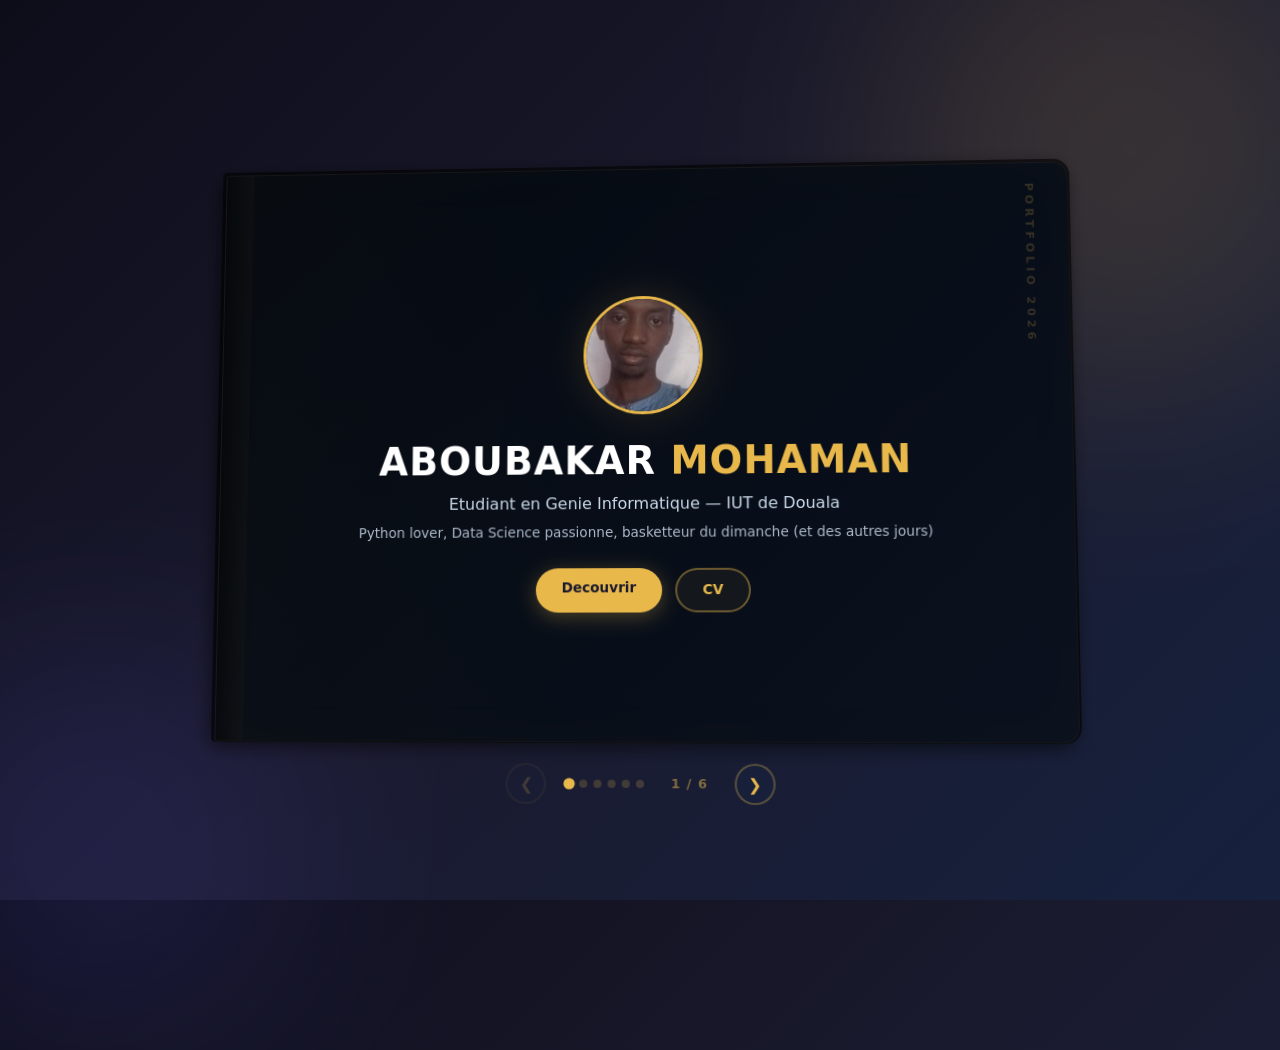
<file: index.html>
<!DOCTYPE html>
<html lang="fr">
<head>
<meta charset="UTF-8">
<meta name="viewport" content="width=device-width, initial-scale=1.0">
<title>Aboubakar Mohaman — Portfolio 3D</title>
<link rel="stylesheet" href="style.css">
<script src="https://cdn.lordicon.com/lordicon.js"></script>
<style>
  * { margin: 0; padding: 0; box-sizing: border-box; }
  body {
    font-family: 'Segoe UI', system-ui, -apple-system, sans-serif;
    background: linear-gradient(135deg, #0d0d1a, #1a1a2e, #16213e);
    min-height: 100vh; display: flex; align-items: center; justify-content: center;
    overflow: hidden; perspective: 2000px;
  }

  /* ── Scene ── */
  .scene {
    width: 100vw; height: 100vh; display: flex; align-items: center; justify-content: center;
    perspective: 2000px; position: relative;
  }

  /* ── Book ── */
  .book {
    width: 860px; height: 580px; position: relative;
    transform-style: preserve-3d;
    transform: rotateX(6deg) rotateY(-4deg);
    transition: transform 0.8s cubic-bezier(.22,1,.36,1);
  }
  .book:hover { transform: rotateX(4deg) rotateY(-2deg); }

  /* ── Book covers (front & back) ── */
  .book-cover {
    position: absolute; width: 100%; height: 100%;
    border-radius: 4px 16px 16px 4px;
    background: linear-gradient(135deg, #0a1628, #1a2a4a);
    border: 1px solid rgba(232,184,75,0.15);
    box-shadow:
      -4px 4px 20px rgba(0,0,0,0.6),
      inset 0 0 60px rgba(232,184,75,0.03);
    transform: translateZ(-12px);
    backface-visibility: hidden;
  }
  .book-cover::before {
    content: ''; position: absolute; inset: 0;
    border-radius: 4px 16px 16px 4px;
    background: linear-gradient(90deg, rgba(232,184,75,0.04) 0%, transparent 40%);
  }
  /* spine illusion on the left */
  .book-cover::after {
    content: ''; position: absolute; left: 0; top: 0; bottom: 0; width: 28px;
    background: linear-gradient(90deg, rgba(0,0,0,0.4), rgba(232,184,75,0.06));
    border-radius: 4px 0 0 4px;
  }

  /* ── Page stack ── */
  .pages {
    position: absolute; width: 100%; height: 100%;
    transform-style: preserve-3d;
  }
  .page {
    position: absolute; top: 0; left: 0; width: 100%; height: 100%;
    padding: 2.4rem 2.8rem 2rem 3.2rem;
    background:
      linear-gradient(rgba(0,0,0,0.55), rgba(0,0,0,0.55)),
      url('https://portfolio-aboubakar-psi.vercel.app/figma/cover.png') center/cover;
    border-radius: 4px 16px 16px 4px;
    box-shadow:
      inset 0 0 30px rgba(0,0,0,0.03),
      0 2px 8px rgba(0,0,0,0.08);
    transform-origin: left center;
    transform-style: preserve-3d;
    backface-visibility: hidden;
    transition: transform 0.7s cubic-bezier(.65,0,.35,1), box-shadow 0.7s;
    overflow-y: auto;
    display: flex; flex-direction: column;
    color: #fff;
  }
  .pages .page:nth-child(2) { background: linear-gradient(rgba(0,0,0,0.55), rgba(0,0,0,0.55)), url('https://portfolio-aboubakar-psi.vercel.app/figma/about.png') center/cover; }
  .pages .page:nth-child(3) { background: linear-gradient(rgba(0,0,0,0.55), rgba(0,0,0,0.55)), url('https://portfolio-aboubakar-psi.vercel.app/figma/skills.png') center/cover; }
  .pages .page:nth-child(4) { background: linear-gradient(rgba(0,0,0,0.55), rgba(0,0,0,0.55)), url('https://portfolio-aboubakar-psi.vercel.app/figma/projects.png') center/cover; }
  .pages .page:nth-child(5) { background: linear-gradient(rgba(0,0,0,0.55), rgba(0,0,0,0.55)), url('https://portfolio-aboubakar-psi.vercel.app/figma/interests.png') center/cover; }
  .pages .page:nth-child(6) { background: linear-gradient(rgba(0,0,0,0.55), rgba(0,0,0,0.55)), url('https://portfolio-aboubakar-psi.vercel.app/figma/contact.png') center/cover; }
  .pages .page:nth-child(7) { background: linear-gradient(rgba(0,0,0,0.55), rgba(0,0,0,0.55)), url('https://portfolio-aboubakar-psi.vercel.app/figma/thanks.png') center/cover; }
  .page::-webkit-scrollbar { width: 4px; }
  .page::-webkit-scrollbar-thumb { background: var(--gold); border-radius: 4px; }

  /* page edge effect */
  .page::after {
    content: ''; position: absolute; right: 0; top: 0; bottom: 0; width: 6px;
    background: linear-gradient(90deg, transparent, rgba(0,0,0,0.04));
  }

  /* ── Flipped state (hidden behind) ── */
  .page.flipped {
    transform: rotateY(-180deg);
    box-shadow: inset 0 0 30px rgba(0,0,0,0.06);
    pointer-events: none;
  }

  /* ── Active page ── */
  .page.active { z-index: 20; }

  /* ── Page-level scroll ── */
  .page-scroll { flex: 1; overflow-y: auto; padding-right: 0.5rem; }
  .page-scroll::-webkit-scrollbar { width: 3px; }
  .page-scroll::-webkit-scrollbar-thumb { background: var(--gold); border-radius: 4px; }

  /* ── Cover page content ── */
  .page.page-cover-content {
    background:
      linear-gradient(rgba(0,0,0,0.6), rgba(0,0,0,0.6)),
      url('https://portfolio-aboubakar-psi.vercel.app/figma/cover.png') center/cover;
    border: none; color: #fff;
  }
  .page-cover-content::after { display: none; }
  .cover-inner {
    display: flex; flex-direction: column; align-items: center; justify-content: center;
    height: 100%; text-align: center;
  }
  .cover-inner .photo {
    width: 120px; height: 120px; border-radius: 50%;
    border: 3px solid var(--gold); object-fit: cover;
    margin-bottom: 1rem; box-shadow: 0 0 40px rgba(232,184,75,0.15);
  }
  .cover-inner h1 { font-size: 2.4rem; font-weight: 800; letter-spacing: 1px; }
  .cover-inner h1 span { color: var(--gold); }
  .cover-inner .sub { color: #c8d8e8; font-size: 1rem; margin-bottom: 0.3rem; }
  .cover-inner .tagline { color: #aab8c8; font-size: 0.85rem; margin-bottom: 1.5rem; }
  .cover-btns { display: flex; gap: 0.8rem; flex-wrap: wrap; justify-content: center; }
  .cover-btns a {
    padding: 0.6rem 1.6rem; border-radius: 50px; font-weight: 600; font-size: 0.85rem;
    transition: all .3s; cursor: pointer; text-decoration: none;
  }
  .cover-btns .primary {
    background: var(--gold); color: var(--dark); box-shadow: 0 4px 20px rgba(232,184,75,0.3);
  }
  .cover-btns .primary:hover { transform: translateY(-2px); box-shadow: 0 8px 30px rgba(232,184,75,0.4); }
  .cover-btns .outline {
    border: 2px solid rgba(232,184,75,0.4); color: var(--gold);
    background: rgba(232,184,75,0.05);
  }
  .cover-btns .outline:hover { background: var(--gold); color: var(--dark); transform: translateY(-2px); }
  .cover-decor {
    position: absolute; top: 1.5rem; right: 2rem; font-size: 0.7rem;
    color: rgba(232,184,75,0.2); font-weight: 700; writing-mode: vertical-rl;
    letter-spacing: 4px;
  }

  /* ── Interior page content styles ── */
  .page-label {
    font-size: 0.65rem; text-transform: uppercase; letter-spacing: 2px;
    color: var(--gold); font-weight: 700; margin-bottom: 0.2rem;
  }
  .page-title {
    font-size: 1.6rem; font-weight: 700; color: #fff;
    margin-bottom: 0.1rem;
  }
  .page-divider { width: 50px; height: 2px; background: var(--gold); margin: 0.6rem 0 1rem; }

  .page-text { font-size: 0.92rem; color: #ddd; line-height: 1.7; margin-bottom: 0.8rem; }
  .page-text strong { color: var(--gold); }

  /* stats */
  .stats-mini { display: flex; gap: 1rem; margin-top: 0.8rem; flex-wrap: wrap; }
  .stats-mini div {
    background: rgba(255,255,255,0.08); border-radius: 10px; padding: 0.6rem 1.2rem;
    border: 1px solid rgba(255,255,255,0.15); text-align: center; min-width: 90px;
    backdrop-filter: blur(4px);
  }
  .stats-mini .num { font-size: 1.3rem; font-weight: 800; color: var(--gold); }
  .stats-mini .lbl { font-size: 0.7rem; color: #bbb; }

  /* skills in book */
  .skills-mini { display: grid; grid-template-columns: 1fr 1fr; gap: 0.8rem; margin-top: 0.5rem; }
  .skill-mini {
    background: rgba(255,255,255,0.08); border-radius: 10px; padding: 0.8rem 1rem;
    border: 1px solid rgba(255,255,255,0.15); border-left: 3px solid var(--gold);
    backdrop-filter: blur(4px);
  }
  .skill-mini h4 { font-size: 0.85rem; color: #fff; margin-bottom: 0.2rem; }
  .skill-mini p { font-size: 0.78rem; color: #ccc; line-height: 1.4; }
  .skill-mini.gold { border-left-color: var(--gold); }
  .skill-mini.green { border-left-color: var(--green); }
  .skill-mini.purple { border-left-color: var(--purple); }
  .skill-mini .tags { display: flex; flex-wrap: wrap; gap: 0.3rem; margin-top: 0.3rem; }
  .skill-mini .tags span {
    background: rgba(255,255,255,0.15); color: #fff; font-size: 0.65rem;
    padding: 0.1rem 0.5rem; border-radius: 50px;
  }

  /* projects in book */
  .project-mini {
    background: rgba(255,255,255,0.08); border-radius: 10px; padding: 0.9rem 1rem; margin-bottom: 0.7rem;
    border: 1px solid rgba(255,255,255,0.15); transition: all .3s;
    backdrop-filter: blur(4px);
  }
  .project-mini:hover { transform: translateX(4px); box-shadow: 0 4px 15px rgba(0,0,0,0.2); }
  .project-mini .p-header { display: flex; justify-content: space-between; align-items: center; margin-bottom: 0.2rem; }
  .project-mini h4 { font-size: 0.95rem; color: #fff; }
  .project-mini .p-badge {
    background: var(--gold); color: var(--dark); font-size: 0.6rem; font-weight: 700;
    padding: 0.15rem 0.6rem; border-radius: 50px; text-transform: uppercase;
  }
  .project-mini p { font-size: 0.78rem; color: #ccc; line-height: 1.4; }
  .project-mini .p-tech { display: flex; flex-wrap: wrap; gap: 0.3rem; margin-top: 0.3rem; }
  .project-mini .p-tech span {
    background: rgba(255,255,255,0.15); color: #fff; font-size: 0.6rem;
    padding: 0.1rem 0.5rem; border-radius: 50px;
  }

  /* interests in book */
  .interests-mini { display: grid; grid-template-columns: 1fr 1fr; gap: 0.7rem; }
  .interest-mini {
    background: rgba(255,255,255,0.08); border-radius: 10px; padding: 0.8rem 1rem;
    border: 1px solid rgba(255,255,255,0.15); text-align: center;
    backdrop-filter: blur(4px);
  }
  .interest-mini h4 { font-size: 0.85rem; color: #fff; margin-bottom: 0.2rem; }
  .interest-mini p { font-size: 0.75rem; color: #ccc; line-height: 1.4; }
  .interest-mini lord-icon { width: 36px; height: 36px; margin-bottom: 0.3rem; }

  /* contact in book */
  .contact-row {
    display: grid; grid-template-columns: 1fr 1fr; gap: 1.2rem; margin-top: 0.5rem;
  }
  .contact-info p { font-size: 0.85rem; color: #ddd; margin-bottom: 0.5rem; display: flex; align-items: center; gap: 0.5rem; }
  .contact-info a { color: var(--gold); font-weight: 500; }
  .contact-info a:hover { color: #fff; }
  .contact-form input, .contact-form textarea {
    width: 100%; padding: 0.6rem 0.8rem; margin-bottom: 0.6rem;
    border: 1px solid rgba(255,255,255,0.2); border-radius: 8px; font-size: 0.85rem;
    font-family: inherit; background: rgba(255,255,255,0.08); color: #fff; transition: all .3s;
  }
  .contact-form input:focus, .contact-form textarea:focus {
    outline: none; border-color: var(--gold); box-shadow: 0 0 10px rgba(232,184,75,0.2);
  }
  .contact-form textarea { min-height: 70px; resize: vertical; }
  .contact-form button {
    background: var(--gold); color: var(--dark); border: none; padding: 0.6rem 1.5rem;
    border-radius: 8px; font-size: 0.85rem; cursor: pointer; font-weight: 600;
    transition: all .3s;
  }
  .contact-form button:hover { background: #fff; color: var(--dark); }

  /* ── Navigation ── */
  .nav-controls {
    display: flex; align-items: center; gap: 1.2rem;
    margin-top: 2rem;
  }
  .nav-btn {
    width: 40px; height: 40px; border-radius: 50%;
    border: 2px solid rgba(232,184,75,0.3);
    background: rgba(15,52,96,0.1);
    color: var(--gold); font-size: 1rem;
    cursor: pointer; transition: all .3s;
    display: flex; align-items: center; justify-content: center;
    backdrop-filter: blur(4px);
  }
  .nav-btn:hover { background: var(--gold); color: var(--dark); border-color: var(--gold); }
  .nav-btn:disabled { opacity: 0.2; cursor: default; }
  .nav-btn:disabled:hover { background: rgba(15,52,96,0.1); color: var(--gold); border-color: rgba(232,184,75,0.3); }
  .page-dots { display: flex; gap: 6px; }
  .page-dots span {
    width: 8px; height: 8px; border-radius: 50%;
    background: rgba(232,184,75,0.2); cursor: pointer; transition: all .3s;
  }
  .page-dots span.active { background: var(--gold); transform: scale(1.4); }
  .page-num { font-size: 0.8rem; color: rgba(232,184,75,0.5); font-weight: 600; letter-spacing: 1px; min-width: 50px; text-align: center; }

  /* ── Background ambient glow ── */
  .ambient {
    position: fixed; top: 0; left: 0; width: 100%; height: 100%;
    pointer-events: none; z-index: 0;
  }
  .ambient::before, .ambient::after {
    content: ''; position: absolute; border-radius: 50%;
    filter: blur(120px); opacity: 0.15;
  }
  .ambient::before {
    width: 500px; height: 500px; background: var(--gold);
    top: -100px; right: -100px;
  }
  .ambient::after {
    width: 400px; height: 400px; background: var(--purple);
    bottom: -150px; left: -100px;
  }

  /* ── Responsive ── */
  @media (max-width: 900px) {
    .book { width: 94vw; height: 72vw; }
    .page { padding: 1.5rem 1.5rem 1rem 2rem; }
    .cover-inner h1 { font-size: 1.6rem; }
    .cover-inner .photo { width: 80px; height: 80px; }
    .page-title { font-size: 1.2rem; }
    .skills-mini { grid-template-columns: 1fr; }
    .interests-mini { grid-template-columns: 1fr; }
    .contact-row { grid-template-columns: 1fr; }
  }
  @media (max-width: 600px) {
    .book { width: 96vw; height: 80vh; }
    .page { padding: 1rem 1rem 1rem 1.5rem; }
    .cover-inner h1 { font-size: 1.2rem; }
    .cover-inner .photo { width: 60px; height: 60px; }
    .skills-mini, .interests-mini, .contact-row { grid-template-columns: 1fr; }
    .nav-controls { gap: 0.6rem; }
  }
</style>
</head>
<body>

<div class="ambient"></div>

<div class="scene">
  <div class="book" id="book">

    <!-- front cover (physical book cover) -->
    <div class="book-cover"></div>

    <!-- pages -->
    <div class="pages" id="pages">

      <!-- PAGE 0: Cover / Intro -->
      <div class="page page-cover-content active" data-page="0">
        <div class="cover-decor">PORTFOLIO 2026</div>
        <div class="cover-inner">
          <img src="photo.jpg" alt="Aboubakar Mohaman" class="photo">
          <h1>ABOUBAKAR <span>MOHAMAN</span></h1>
          <div class="sub">Etudiant en Genie Informatique — IUT de Douala</div>
          <div class="tagline">Python lover, Data Science passionne, basketteur du dimanche (et des autres jours)</div>
          <div class="cover-btns">
            <a href="#" class="primary" onclick="event.preventDefault();flipTo(1)">Decouvrir</a>
            <a href="CV_ABOUBAKAR_MOHAMAN.docx" class="outline">CV</a>
          </div>
        </div>
      </div>

      <!-- PAGE 1: About -->
      <div class="page flipped" data-page="1">
        <div class="page-label">A propos</div>
        <div class="page-title">Qui suis-je ?</div>
        <div class="page-divider"></div>
        <div class="page-scroll">
          <p class="page-text"><strong>Aboubakar Mohaman</strong>, 1re annee Genie Informatique a l'IUT de Douala. Sur le papier je suis etudiant, dans les faits je prefere coder un projet que de recopier un cours.</p>
          <p class="page-text">Ma zone de confort ? <strong>Python</strong>, les bases de donnees, et tout ce qui touche a la <strong>Data Science</strong> et au <strong>Machine Learning</strong>. Le HTML/CSS/JS ? Heureusement que l'IA existe.</p>
          <p class="page-text">Membre actif de <strong>Striving For All (SFA)</strong>, je partage ce que j'apprends. La connaissance qui ne se partage pas ne sert a rien.</p>
          <div class="stats-mini">
            <div><div class="num">3</div><div class="lbl">Projets majeurs</div></div>
            <div><div class="num">5</div><div class="lbl">Certificats SFA</div></div>
            <div><div class="num">1</div><div class="lbl">Package PyPI</div></div>
          </div>
        </div>
      </div>

      <!-- PAGE 2: Skills -->
      <div class="page flipped" data-page="2">
        <div class="page-label">Competences</div>
        <div class="page-title">Ma stack technique</div>
        <div class="page-divider"></div>
        <div class="page-scroll">
          <div class="skills-mini">
            <div class="skill-mini">
              <h4>Python & Data Science</h4>
              <p>Mon royaume. Flask, Pandas, NumPy, scikit-learn.</p>
              <div class="tags"><span>Python</span><span>Flask</span><span>Pandas</span><span>ML</span></div>
            </div>
            <div class="skill-mini gold">
              <h4>Bases de donnees</h4>
              <p>PostgreSQL, SQLite, Neon.tech, SQL couramment.</p>
              <div class="tags"><span>PostgreSQL</span><span>SQLite</span><span>DBeaver</span></div>
            </div>
            <div class="skill-mini green">
              <h4>Frontend</h4>
              <p>L'IA gere pour moi. React, PWA, Jinja2.</p>
              <div class="tags"><span>HTML/CSS</span><span>React</span><span>PWA</span></div>
            </div>
            <div class="skill-mini purple">
              <h4>Outils</h4>
              <p>Git, Vercel, PyCharm, Obsidian, PyPI.</p>
              <div class="tags"><span>Git</span><span>Vercel</span><span>PyPI</span></div>
            </div>
          </div>
        </div>
      </div>

      <!-- PAGE 3: Projects (overview) -->
      <div class="page flipped" data-page="3">
        <div class="page-label">Projets</div>
        <div class="page-title">Ce que j'ai construit</div>
        <div class="page-divider"></div>
        <div class="page-scroll">
          <div class="project-mini">
            <div class="p-header"><h4>STIMULATION CAISSE</h4><span class="p-badge">Full Stack</span></div>
            <p>Systeme de gestion de caisse — Flask, double backend SQLite/PostgreSQL, analyse data.</p>
            <div class="p-tech"><span>Python</span><span>Flask</span><span>PostgreSQL</span><span>Pandas</span></div>
          </div>
          <div class="project-mini">
            <div class="p-header"><h4>CONNECT-PRO</h4><span class="p-badge">Full Stack</span></div>
            <p>Matching startups-investisseurs — TF-IDF, cosine similarity, React PWA, API Flask.</p>
            <div class="p-tech"><span>React</span><span>Flask</span><span>scikit-learn</span><span>Vercel</span></div>
          </div>
          <div class="project-mini">
            <div class="p-header"><h4>vibetodev</h4><span class="p-badge">Open Source</span></div>
            <p>Package PyPI transformant un projet en parcours d'apprentissage — AST, Obsidian vault.</p>
            <div class="p-tech"><span>Python</span><span>AST</span><span>Obsidian</span><span>CLI</span></div>
          </div>
        </div>
      </div>

      <!-- PAGE 4: Interests -->
      <div class="page flipped" data-page="4">
        <div class="page-label">Centres d'interet</div>
        <div class="page-title">Ce qui me definit</div>
        <div class="page-divider"></div>
        <div class="page-scroll">
          <div class="interests-mini">
            <div class="interest-mini">
              <lord-icon src="https://cdn.lordicon.com/isugvogv.json" trigger="loop" delay="1000" colors="primary:#E87D2F,secondary:#ffffff" style="width:36px;height:36px"></lord-icon>
              <h4>Basketball</h4>
              <p>Accessoirement je fais 1m65 et je joue. On dit que je suis "shifty" — laissez-moi rever.</p>
            </div>
            <div class="interest-mini">
              <lord-icon src="https://cdn.lordicon.com/ssvybplt.json" trigger="loop" delay="1500" colors="primary:#0F3460,secondary:#3776AB" style="width:36px;height:36px"></lord-icon>
              <h4>Python mon amour</h4>
              <p>Si ca peut se faire en Python, je le fais en Python. Point.</p>
            </div>
            <div class="interest-mini">
              <div style="display:flex;justify-content:center;margin-bottom:0.3rem;">📊</div>
              <h4>Data Science & ML</h4>
              <p>Faire parler les donnees, entrainer des modeles. Pandas, scikit-learn.</p>
            </div>
            <div class="interest-mini">
              <lord-icon src="https://cdn.lordicon.com/xxjfcfiy.json" trigger="loop" delay="2000" colors="primary:#0F3460,secondary:#6C63FF" style="width:36px;height:36px"></lord-icon>
              <h4>Veille techno</h4>
              <p>GitHub trending, Hacker News. J'essaie d'arriver avant la hype.</p>
            </div>
          </div>
        </div>
      </div>

      <!-- PAGE 5: Contact -->
      <div class="page flipped" data-page="5">
        <div class="page-label">Contact</div>
        <div class="page-title">Parlons-en</div>
        <div class="page-divider"></div>
        <div class="contact-row">
          <div class="contact-info">
            <p>✉️ <a href="mailto:aboubakar.mohaman@sfaedu.org">aboubakar.mohaman@sfaedu.org</a></p>
            <p>💬 <a href="https://wa.me/237681369973" target="_blank">+237 681 369 973</a></p>
            <p>🐙 <a href="https://github.com/AB-cloud-cyber" target="_blank">github.com/AB-cloud-cyber</a></p>
            <p>📦 <a href="https://pypi.org/project/vibetodev/" target="_blank">pypi.org/project/vibetodev</a></p>
            <p>📍 Douala, Cameroun</p>
            <br>
            <p style="font-size:0.85rem;color:#bbb;"><em>Disponible pour un stage en IA et Data</em></p>
          </div>
          <div class="contact-form">
            <form action="mailto:aboubakar.mohaman@sfaedu.org" method="post" enctype="text/plain">
              <input type="text" name="nom" placeholder="Votre nom" required>
              <input type="email" name="email" placeholder="Votre email" required>
              <input type="text" name="sujet" placeholder="Sujet" required>
              <textarea name="message" placeholder="Votre message..." required></textarea>
              <button type="submit">Envoyer</button>
            </form>
          </div>
        </div>
      </div>

    </div><!-- /pages -->

    <!-- Navigation controls -->
    <div style="position:absolute;bottom:-60px;left:0;right:0;display:flex;justify-content:center;z-index:30;">
      <div class="nav-controls">
        <button class="nav-btn" id="prevBtn" disabled>&#10094;</button>
        <div class="page-dots" id="pageDots"></div>
        <span class="page-num" id="pageNum">1 / 6</span>
        <button class="nav-btn" id="nextBtn">&#10095;</button>
      </div>
    </div>

  </div><!-- /book -->
</div><!-- /scene -->

<script>
(function() {
  var pages = document.querySelectorAll('.page');
  var total = pages.length;
  var current = 0;
  var flipping = false;

  // Generate dots
  var dotsContainer = document.getElementById('pageDots');
  for (var i = 0; i < total; i++) {
    var dot = document.createElement('span');
    if (i === 0) dot.classList.add('active');
    dot.dataset.index = i;
    dot.addEventListener('click', function() { flipTo(parseInt(this.dataset.index)); });
    dotsContainer.appendChild(dot);
  }

  function updateUI() {
    document.getElementById('prevBtn').disabled = (current === 0);
    document.getElementById('nextBtn').disabled = (current === total - 1);
    document.getElementById('pageNum').textContent = (current + 1) + ' / ' + total;
    var dots = dotsContainer.children;
    for (var i = 0; i < dots.length; i++) {
      dots[i].classList.toggle('active', i === current);
    }
  }

  function flipTo(idx) {
    if (flipping || idx === current) return;
    if (idx < 0 || idx >= total) return;
    flipping = true;

    var goingForward = idx > current;

    if (goingForward) {
      // Flip all pages between current and idx
      for (var i = current; i < idx; i++) {
        var p = pages[i];
        p.classList.remove('active');
        p.classList.add('flipped');
      }
    } else {
      // Unflip pages between idx and current
      for (var i = current - 1; i >= idx; i--) {
        var p = pages[i];
        p.classList.remove('flipped');
        p.classList.add('active');
      }
    }

    current = idx;

    // Ensure only the current page is active (for z-index)
    for (var i = 0; i < total; i++) {
      if (i === current) {
        pages[i].classList.add('active');
        pages[i].classList.remove('flipped');
      } else if (i > current) {
        pages[i].classList.add('flipped');
        pages[i].classList.remove('active');
      } else {
        pages[i].classList.remove('active');
        pages[i].classList.remove('flipped');
      }
    }

    updateUI();

    setTimeout(function() { flipping = false; }, 750);
  }

  // Expose to global scope for inline onclick
  window.flipTo = flipTo;

  document.getElementById('prevBtn').addEventListener('click', function() { flipTo(current - 1); });
  document.getElementById('nextBtn').addEventListener('click', function() { flipTo(current + 1); });

  // Keyboard navigation
  document.addEventListener('keydown', function(e) {
    if (e.key === 'ArrowRight' || e.key === 'ArrowDown') flipTo(current + 1);
    if (e.key === 'ArrowLeft' || e.key === 'ArrowUp') flipTo(current - 1);
  });

  updateUI();
})();
</script>

</body>
</html>
</file>
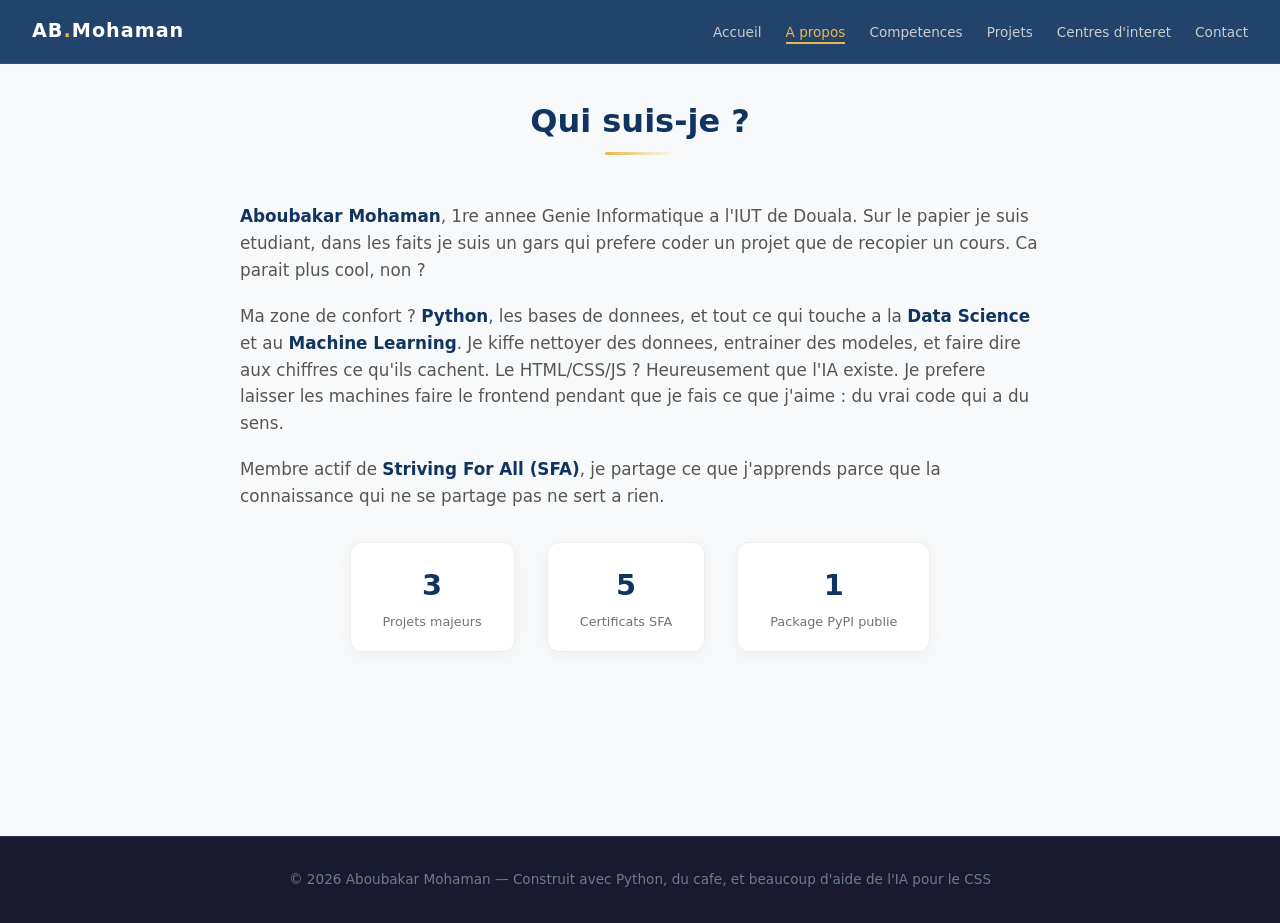
<file: about.html>
<!DOCTYPE html>
<html lang="fr">
<head>
<meta charset="UTF-8">
<meta name="viewport" content="width=device-width, initial-scale=1.0">
<title>Aboubakar Mohaman | A propos</title>
<link rel="stylesheet" href="style.css">
<script src="https://cdn.lordicon.com/lordicon.js"></script>
</head>
<body>

<nav>
  <div class="logo">AB<span>.</span>Mohaman</div>
  <ul>
    <li><a href="index.html">Accueil</a></li>
    <li><a href="about.html" class="active">A propos</a></li>
    <li><a href="skills.html">Competences</a></li>
    <li><a href="projects.html">Projets</a></li>
    <li><a href="interests.html">Centres d'interet</a></li>
    <li><a href="contact.html">Contact</a></li>
  </ul>
</nav>

<section class="page-section">
  <h2 class="section-title">Qui suis-je ?</h2>
  <div class="divider"></div>

  <div style="max-width:800px;margin:0 auto;">
    <p style="margin-bottom:1.2rem;color:#555;font-size:1.05rem;"><strong style="color:var(--navy);">Aboubakar Mohaman</strong>, 1re annee Genie Informatique a l'IUT de Douala. Sur le papier je suis etudiant, dans les faits je suis un gars qui prefere coder un projet que de recopier un cours. Ca parait plus cool, non ?</p>

    <p style="margin-bottom:1.2rem;color:#555;font-size:1.05rem;">Ma zone de confort ? <strong style="color:var(--navy);">Python</strong>, les bases de donnees, et tout ce qui touche a la <strong style="color:var(--navy);">Data Science</strong> et au <strong style="color:var(--navy);">Machine Learning</strong>. Je kiffe nettoyer des donnees, entrainer des modeles, et faire dire aux chiffres ce qu'ils cachent. Le HTML/CSS/JS ? Heureusement que l'IA existe. Je prefere laisser les machines faire le frontend pendant que je fais ce que j'aime : du vrai code qui a du sens.</p>

    <p style="margin-bottom:1.2rem;color:#555;font-size:1.05rem;">Membre actif de <strong style="color:var(--navy);">Striving For All (SFA)</strong>, je partage ce que j'apprends parce que la connaissance qui ne se partage pas ne sert a rien.</p>
  </div>

  <div class="stats-row">
    <div class="stat-item"><div class="num">3</div><div class="lbl">Projets majeurs</div></div>
    <div class="stat-item"><div class="num">5</div><div class="lbl">Certificats SFA</div></div>
    <div class="stat-item"><div class="num">1</div><div class="lbl">Package PyPI publie</div></div>
  </div>
</section>

<footer>
  <p>&copy; 2026 Aboubakar Mohaman — Construit avec Python, du cafe, et beaucoup d'aide de l'IA pour le CSS</p>
</footer>

<script>
(function() {
  var els = document.querySelectorAll('.stat-item');
  var obs = new IntersectionObserver(function(entries) {
    entries.forEach(function(e) {
      if (e.isIntersecting) { e.target.classList.add('visible'); obs.unobserve(e.target); }
    });
  }, { threshold: 0.1 });
  els.forEach(function(el) { el.classList.add('reveal'); obs.observe(el); });
})();
</script>

</body>
</html>
</file>
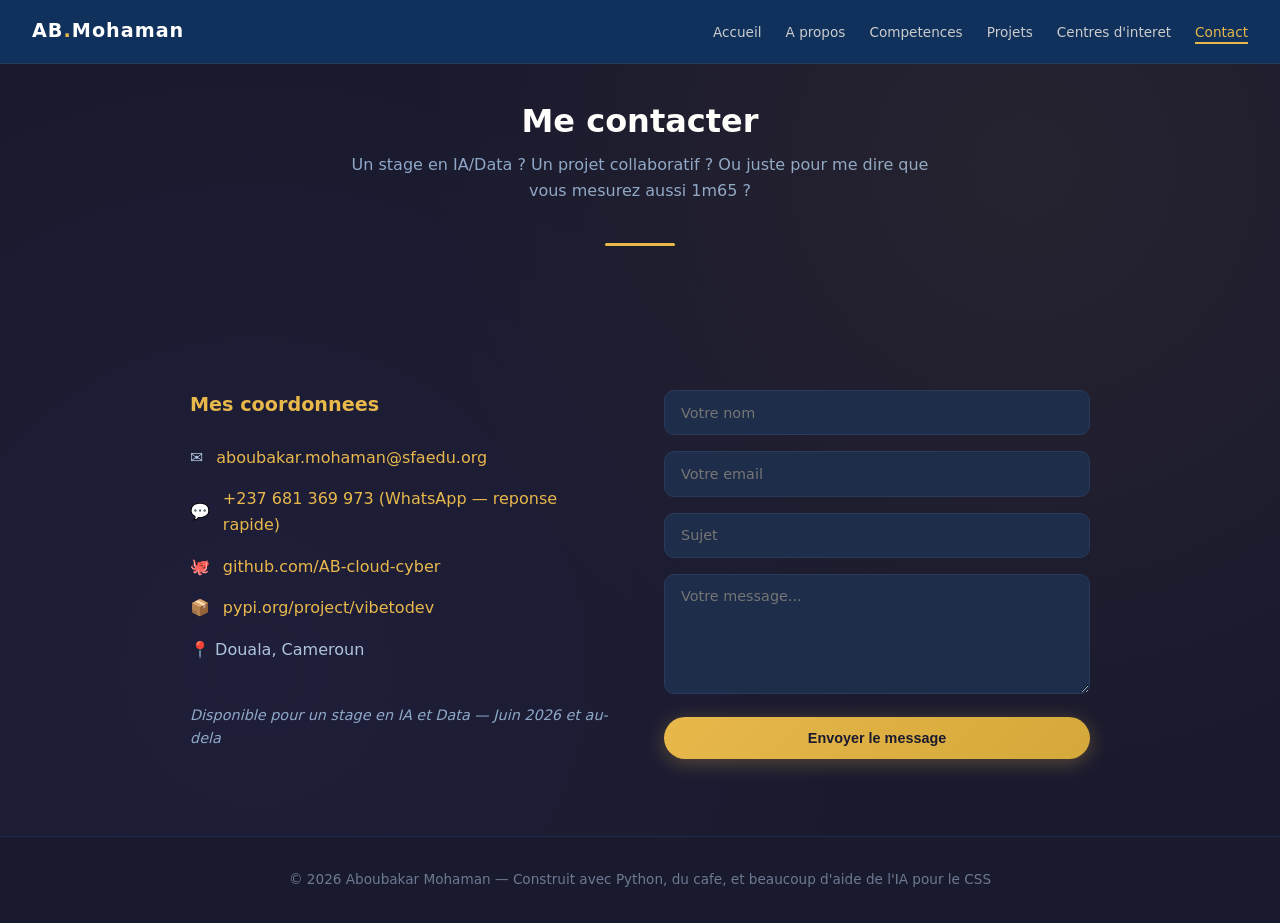
<file: contact.html>
<!DOCTYPE html>
<html lang="fr">
<head>
<meta charset="UTF-8">
<meta name="viewport" content="width=device-width, initial-scale=1.0">
<title>Aboubakar Mohaman | Contact</title>
<link rel="stylesheet" href="style.css">
<script src="https://cdn.lordicon.com/lordicon.js"></script>
</head>
<body>

<nav>
  <div class="logo">AB<span>.</span>Mohaman</div>
  <ul>
    <li><a href="index.html">Accueil</a></li>
    <li><a href="about.html">A propos</a></li>
    <li><a href="skills.html">Competences</a></li>
    <li><a href="projects.html">Projets</a></li>
    <li><a href="interests.html">Centres d'interet</a></li>
    <li><a href="contact.html" class="active">Contact</a></li>
  </ul>
</nav>

<section id="contact-section">
  <h2 class="section-title">Me contacter</h2>
  <div class="section-subtitle">Un stage en IA/Data ? Un projet collaboratif ? Ou juste pour me dire que vous mesurez aussi 1m65 ?</div>
  <div class="divider"></div>
  <div class="grid">
    <div class="info">
      <h3>Mes coordonnees</h3>
      <p>✉️ <a href="mailto:aboubakar.mohaman@sfaedu.org">aboubakar.mohaman@sfaedu.org</a></p>
      <p>💬 <a href="https://wa.me/237681369973" target="_blank">+237 681 369 973 (WhatsApp — reponse rapide)</a></p>
      <p>🐙 <a href="https://github.com/AB-cloud-cyber" target="_blank">github.com/AB-cloud-cyber</a></p>
      <p>📦 <a href="https://pypi.org/project/vibetodev/" target="_blank">pypi.org/project/vibetodev</a></p>
      <p>📍 Douala, Cameroun</p>
      <br>
      <p style="font-size:0.9rem;color:#8fa8c8;">
        <em>Disponible pour un stage en IA et Data — Juin 2026 et au-dela</em>
      </p>
    </div>
    <div class="form">
      <form action="mailto:aboubakar.mohaman@sfaedu.org" method="post" enctype="text/plain">
        <input type="text" name="nom" placeholder="Votre nom" required>
        <input type="email" name="email" placeholder="Votre email" required>
        <input type="text" name="sujet" placeholder="Sujet" required>
        <textarea name="message" placeholder="Votre message..." required></textarea>
        <button type="submit" class="btn btn-primary" style="width:100%;justify-content:center;">Envoyer le message</button>
      </form>
    </div>
  </div>
</section>

<footer>
  <p>&copy; 2026 Aboubakar Mohaman — Construit avec Python, du cafe, et beaucoup d'aide de l'IA pour le CSS</p>
</footer>

</body>
</html>
</file>
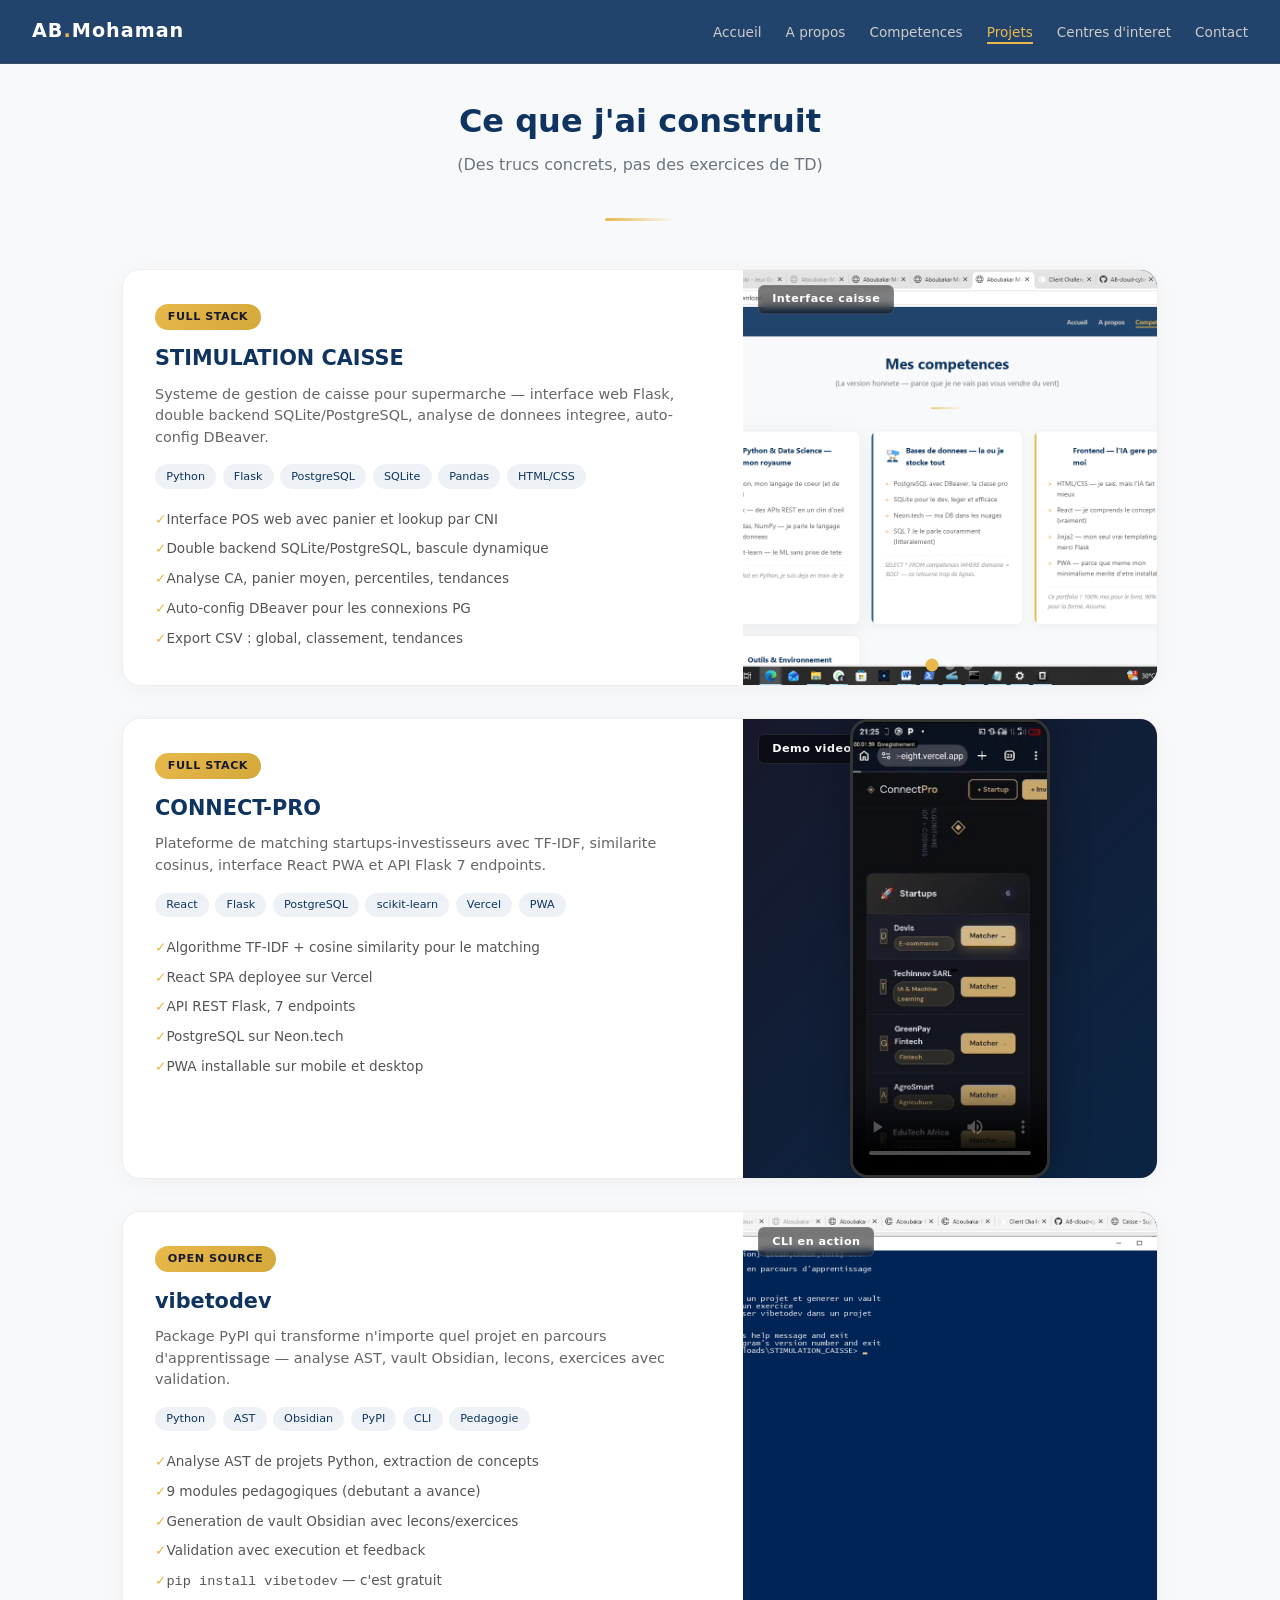
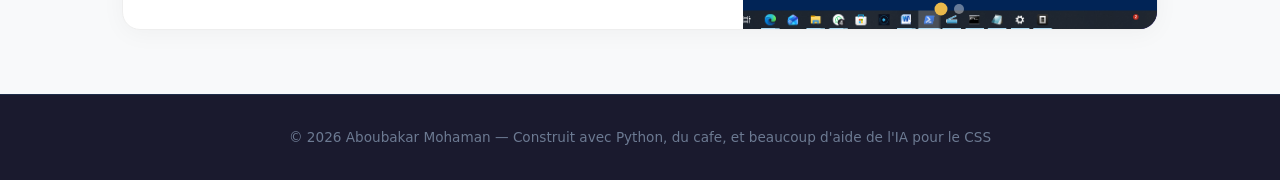
<file: projects.html>
<!DOCTYPE html>
<html lang="fr">
<head>
<meta charset="UTF-8">
<meta name="viewport" content="width=device-width, initial-scale=1.0">
<title>Aboubakar Mohaman | Projets</title>
<link rel="stylesheet" href="style.css">
<script src="https://cdn.lordicon.com/lordicon.js"></script>
<style>
  .project-visual { position: relative; overflow: hidden; min-height: 300px; }
  .project-visual img { width: 100%; height: 100%; object-fit: cover; position: absolute; top: 0; left: 0; opacity: 0; transition: opacity .5s; }
  .project-visual img.active { opacity: 1; }
  .project-visual .gallery-dots { position: absolute; bottom: 15px; left: 0; right: 0; display: flex; justify-content: center; gap: 8px; z-index: 3; }
  .project-visual .gallery-dots span { width: 10px; height: 10px; border-radius: 50%; background: rgba(255,255,255,0.4); cursor: pointer; transition: all .3s; }
  .project-visual .gallery-dots span.active { background: var(--gold); transform: scale(1.3); }
  .project-visual .gallery-nav { position: absolute; top: 50%; transform: translateY(-50%); z-index: 3; background: rgba(0,0,0,0.3); color: #fff; border: none; width: 36px; height: 36px; border-radius: 50%; cursor: pointer; font-size: 1.2rem; display: flex; align-items: center; justify-content: center; transition: all .3s; opacity: 0; }
  .project-card:hover .gallery-nav { opacity: 1; }
  .project-visual .gallery-nav:hover { background: rgba(232,184,75,0.8); }
  .project-visual .gallery-nav.prev { left: 10px; }
  .project-visual .gallery-nav.next { right: 10px; }

  .project-visual.sc { background: linear-gradient(135deg, var(--navy), var(--accent)); }
  .project-visual.cp { background: linear-gradient(135deg, var(--green), #00A381); }
  .project-visual.vtd { background: linear-gradient(135deg, var(--purple), #4834D4); }

  .project-visual .overlay-label { position: absolute; top: 15px; left: 15px; z-index: 2; background: rgba(0,0,0,0.5); backdrop-filter: blur(4px); color: #fff; padding: 0.3rem 0.8rem; border-radius: 6px; font-size: 0.7rem; font-weight: 600; letter-spacing: 0.5px; border: 1px solid rgba(255,255,255,0.1); }

  @media (max-width: 768px) {
    .project-visual { min-height: 220px; }
    .project-visual .gallery-nav { opacity: 0.6; width: 30px; height: 30px; font-size: 1rem; }
  }
</style>
</head>
<body>

<nav>
  <div class="logo">AB<span>.</span>Mohaman</div>
  <ul>
    <li><a href="index.html">Accueil</a></li>
    <li><a href="about.html">A propos</a></li>
    <li><a href="skills.html">Competences</a></li>
    <li><a href="projects.html" class="active">Projets</a></li>
    <li><a href="interests.html">Centres d'interet</a></li>
    <li><a href="contact.html">Contact</a></li>
  </ul>
</nav>

<section class="page-section">
  <h2 class="section-title">Ce que j'ai construit</h2>
  <div class="section-subtitle">(Des trucs concrets, pas des exercices de TD)</div>
  <div class="divider"></div>
  <div class="projects-grid">

    <!-- STIMULATION CAISSE -->
    <div class="project-card">
      <div class="project-info">
        <div class="badge">Full Stack</div>
        <h3>STIMULATION CAISSE</h3>
        <p>Systeme de gestion de caisse pour supermarche — interface web Flask, double backend SQLite/PostgreSQL, analyse de donnees integree, auto-config DBeaver.</p>
        <div class="tech">
          <span>Python</span><span>Flask</span><span>PostgreSQL</span>
          <span>SQLite</span><span>Pandas</span><span>HTML/CSS</span>
        </div>
        <ul class="features">
          <li>Interface POS web avec panier et lookup par CNI</li>
          <li>Double backend SQLite/PostgreSQL, bascule dynamique</li>
          <li>Analyse CA, panier moyen, percentiles, tendances</li>
          <li>Auto-config DBeaver pour les connexions PG</li>
          <li>Export CSV : global, classement, tendances</li>
        </ul>
      </div>
      <div class="project-visual sc" data-gallery="sc">
        <span class="overlay-label">Interface caisse</span>
        <img src="screenshots/caisse_home.png" alt="Caisse accueil" class="active">
        <img src="screenshots/caisse_products.png" alt="Caisse produits">
        <img src="screenshots/dbeaver_config.png" alt="Config DBeaver">
        <button class="gallery-nav prev">&#10094;</button>
        <button class="gallery-nav next">&#10095;</button>
        <div class="gallery-dots"></div>
      </div>
    </div>

    <!-- CONNECT-PRO -->
    <div class="project-card">
      <div class="project-info">
        <div class="badge">Full Stack</div>
        <h3>CONNECT-PRO</h3>
        <p>Plateforme de matching startups-investisseurs avec TF-IDF, similarite cosinus, interface React PWA et API Flask 7 endpoints.</p>
        <div class="tech">
          <span>React</span><span>Flask</span><span>PostgreSQL</span>
          <span>scikit-learn</span><span>Vercel</span><span>PWA</span>
        </div>
        <ul class="features">
          <li>Algorithme TF-IDF + cosine similarity pour le matching</li>
          <li>React SPA deployee sur Vercel</li>
          <li>API REST Flask, 7 endpoints</li>
          <li>PostgreSQL sur Neon.tech</li>
          <li>PWA installable sur mobile et desktop</li>
        </ul>
      </div>
      <div class="project-visual cp" style="display:flex;align-items:center;justify-content:center;background:linear-gradient(135deg,#1a1a2e,#0F3460);">
        <span class="overlay-label">Demo video</span>
        <div style="position:relative;z-index:2;border:3px solid #333;border-radius:18px;overflow:hidden;box-shadow:0 0 40px rgba(0,0,0,0.3);width:200px;">
          <video src="screenshots/connectpro_demo.mp4" controls playsinline style="width:100%;display:block;" poster="screenshots/connectpro_video.jpg"></video>
        </div>
      </div>
    </div>

    <!-- VIBETODEV -->
    <div class="project-card">
      <div class="project-info">
        <div class="badge">Open Source</div>
        <h3>vibetodev</h3>
        <p>Package PyPI qui transforme n'importe quel projet en parcours d'apprentissage — analyse AST, vault Obsidian, lecons, exercices avec validation.</p>
        <div class="tech">
          <span>Python</span><span>AST</span><span>Obsidian</span>
          <span>PyPI</span><span>CLI</span><span>Pedagogie</span>
        </div>
        <ul class="features">
          <li>Analyse AST de projets Python, extraction de concepts</li>
          <li>9 modules pedagogiques (debutant a avance)</li>
          <li>Generation de vault Obsidian avec lecons/exercices</li>
          <li>Validation avec execution et feedback</li>
          <li><code>pip install vibetodev</code> — c'est gratuit</li>
        </ul>
      </div>
      <div class="project-visual vtd" data-gallery="vtd">
        <span class="overlay-label">CLI en action</span>
        <img src="screenshots/vibetodev_cli.png" alt="vibetodev CLI help" class="active">
        <img src="screenshots/vibetodev_scan.png" alt="vibetodev scan">
        <button class="gallery-nav prev">&#10094;</button>
        <button class="gallery-nav next">&#10095;</button>
        <div class="gallery-dots"></div>
      </div>
    </div>

  </div>
</section>

<footer>
  <p>&copy; 2026 Aboubakar Mohaman — Construit avec Python, du cafe, et beaucoup d'aide de l'IA pour le CSS</p>
</footer>

<script>
(function() {
  // Gallery slideshow
  document.querySelectorAll('[data-gallery]').forEach(function(el) {
    var imgs = el.querySelectorAll('img');
    if (imgs.length === 0) return;
    var dots = el.querySelector('.gallery-dots');
    var current = 0;
    for (var i = 0; i < imgs.length; i++) {
      var dot = document.createElement('span');
      if (i === 0) dot.classList.add('active');
      dot.dataset.index = i;
      dot.addEventListener('click', function() { show(parseInt(this.dataset.index)); });
      dots.appendChild(dot);
    }
    function show(idx) {
      imgs[current].classList.remove('active');
      dots.children[current].classList.remove('active');
      current = (idx + imgs.length) % imgs.length;
      imgs[current].classList.add('active');
      dots.children[current].classList.add('active');
    }
    el.querySelector('.prev').addEventListener('click', function(e) { e.stopPropagation(); show(current - 1); });
    el.querySelector('.next').addEventListener('click', function(e) { e.stopPropagation(); show(current + 1); });
    setInterval(function() { show(current + 1); }, 5000);
  });

  // Reveal animation
  var els = document.querySelectorAll('.project-card');
  var obs = new IntersectionObserver(function(entries) {
    entries.forEach(function(e) {
      if (e.isIntersecting) { e.target.classList.add('visible'); obs.unobserve(e.target); }
    });
  }, { threshold: 0.1 });
  els.forEach(function(el) { el.classList.add('reveal'); obs.observe(el); });
})();
</script>

</body>
</html>
</file>
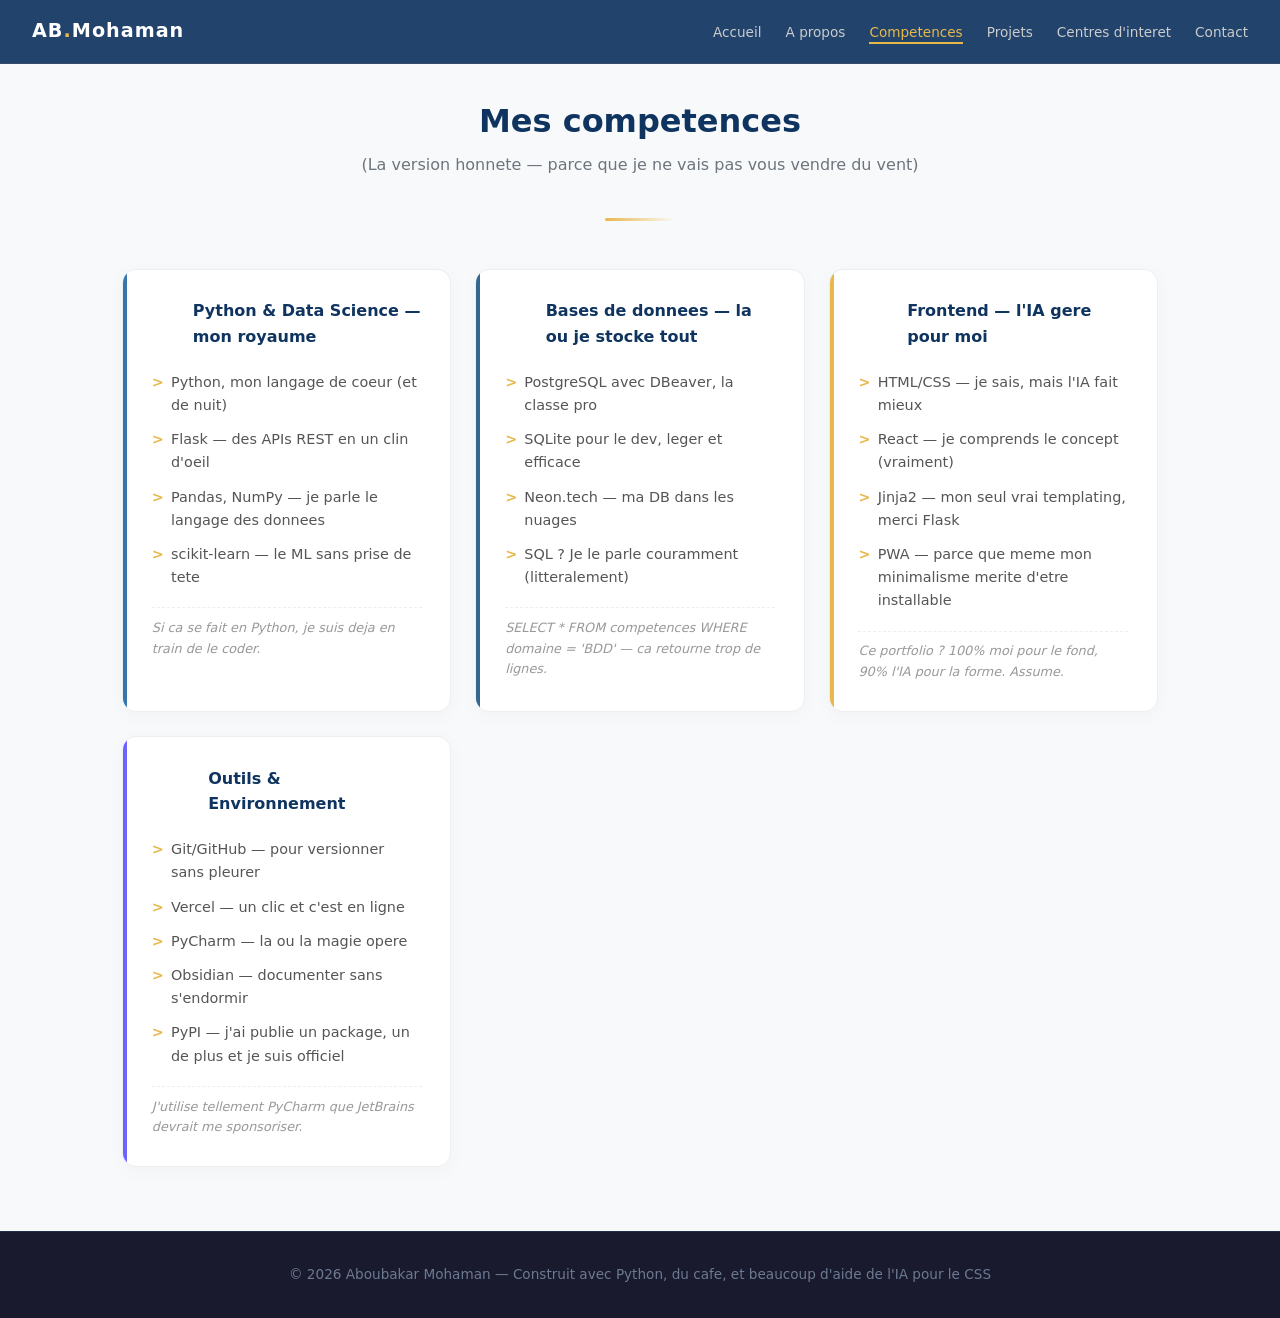
<file: skills.html>
<!DOCTYPE html>
<html lang="fr">
<head>
<meta charset="UTF-8">
<meta name="viewport" content="width=device-width, initial-scale=1.0">
<title>Aboubakar Mohaman | Competences</title>
<link rel="stylesheet" href="style.css">
<script src="https://cdn.lordicon.com/lordicon.js"></script>
</head>
<body>

<nav>
  <div class="logo">AB<span>.</span>Mohaman</div>
  <ul>
    <li><a href="index.html">Accueil</a></li>
    <li><a href="about.html">A propos</a></li>
    <li><a href="skills.html" class="active">Competences</a></li>
    <li><a href="projects.html">Projets</a></li>
    <li><a href="interests.html">Centres d'interet</a></li>
    <li><a href="contact.html">Contact</a></li>
  </ul>
</nav>

<section class="page-section">
  <h2 class="section-title">Mes competences</h2>
  <div class="section-subtitle">(La version honnete — parce que je ne vais pas vous vendre du vent)</div>
  <div class="divider"></div>
  <div class="skills-grid">

    <div class="skill-card python">
      <div class="icon-row">
        <lord-icon src="https://cdn.lordicon.com/lupuorrc.json" trigger="loop" delay="2000" colors="primary:#0F3460,secondary:#3776AB" style="width:44px;height:44px"></lord-icon>
        <h3>Python & Data Science — mon royaume</h3>
      </div>
      <ul>
        <li>Python, mon langage de coeur (et de nuit)</li>
        <li>Flask — des APIs REST en un clin d'oeil</li>
        <li>Pandas, NumPy — je parle le langage des donnees</li>
        <li>scikit-learn — le ML sans prise de tete</li>
      </ul>
      <div class="fun-note">Si ca se fait en Python, je suis deja en train de le coder.</div>
    </div>

    <div class="skill-card db">
      <div class="icon-row">
        <lord-icon src="https://cdn.lordicon.com/kiynvdns.json" trigger="loop" delay="2000" colors="primary:#0F3460,secondary:#336791" style="width:44px;height:44px"></lord-icon>
        <h3>Bases de donnees — la ou je stocke tout</h3>
      </div>
      <ul>
        <li>PostgreSQL avec DBeaver, la classe pro</li>
        <li>SQLite pour le dev, leger et efficace</li>
        <li>Neon.tech — ma DB dans les nuages</li>
        <li>SQL ? Je le parle couramment (litteralement)</li>
      </ul>
      <div class="fun-note">SELECT * FROM competences WHERE domaine = 'BDD' — ca retourne trop de lignes.</div>
    </div>

    <div class="skill-card frontend">
      <div class="icon-row">
        <lord-icon src="https://cdn.lordicon.com/nocovwde.json" trigger="loop" delay="2000" colors="primary:#0F3460,secondary:#E8B84B" style="width:44px;height:44px"></lord-icon>
        <h3>Frontend — l'IA gere pour moi</h3>
      </div>
      <ul>
        <li>HTML/CSS — je sais, mais l'IA fait mieux</li>
        <li>React — je comprends le concept (vraiment)</li>
        <li>Jinja2 — mon seul vrai templating, merci Flask</li>
        <li>PWA — parce que meme mon minimalisme merite d'etre installable</li>
      </ul>
      <div class="fun-note">Ce portfolio ? 100% moi pour le fond, 90% l'IA pour la forme. Assume.</div>
    </div>

    <div class="skill-card tools">
      <div class="icon-row">
        <lord-icon src="https://cdn.lordicon.com/xxjfcfiy.json" trigger="loop" delay="2000" colors="primary:#0F3460,secondary:#6C63FF" style="width:44px;height:44px"></lord-icon>
        <h3>Outils & Environnement</h3>
      </div>
      <ul>
        <li>Git/GitHub — pour versionner sans pleurer</li>
        <li>Vercel — un clic et c'est en ligne</li>
        <li>PyCharm — la ou la magie opere</li>
        <li>Obsidian — documenter sans s'endormir</li>
        <li>PyPI — j'ai publie un package, un de plus et je suis officiel</li>
      </ul>
      <div class="fun-note">J'utilise tellement PyCharm que JetBrains devrait me sponsoriser.</div>
    </div>

  </div>
</section>

<footer>
  <p>&copy; 2026 Aboubakar Mohaman — Construit avec Python, du cafe, et beaucoup d'aide de l'IA pour le CSS</p>
</footer>

<script>
(function() {
  var els = document.querySelectorAll('.skill-card');
  var obs = new IntersectionObserver(function(entries) {
    entries.forEach(function(e) {
      if (e.isIntersecting) { e.target.classList.add('visible'); obs.unobserve(e.target); }
    });
  }, { threshold: 0.1 });
  els.forEach(function(el) { el.classList.add('reveal'); obs.observe(el); });
})();
</script>

</body>
</html>
</file>
<file: style.css>
:root {
  --navy: #0F3460;
  --gold: #E8B84B;
  --light: #F8F9FA;
  --dark: #1A1A2E;
  --gray: #6C757D;
  --accent: #16213E;
  --python-blue: #3776AB;
  --db-blue: #336791;
  --purple: #6C63FF;
  --green: #00B894;
}
* { margin: 0; padding: 0; box-sizing: border-box; }
body {
  font-family: 'Segoe UI', system-ui, -apple-system, sans-serif;
  background: var(--light); color: #333; line-height: 1.6;
}
a { color: var(--navy); text-decoration: none; }
a:hover { color: var(--gold); }

.magic-grid {
  background-image:
    linear-gradient(rgba(255,255,255,0.03) 1px, transparent 1px),
    linear-gradient(90deg, rgba(255,255,255,0.03) 1px, transparent 1px);
  background-size: 60px 60px;
  position: relative;
}
.magic-grid::before {
  content: ''; position: absolute; top: 0; left: 0; right: 0; bottom: 0;
  background: radial-gradient(circle at 50% 0%, rgba(232,184,75,0.15) 0%, transparent 60%);
  pointer-events: none;
}

nav {
  position: fixed; top: 0; width: 100%; z-index: 1000;
  background: rgba(15,52,96,0.92); backdrop-filter: blur(12px);
  padding: 0 2rem; display: flex; justify-content: space-between;
  align-items: center; height: 64px; border-bottom: 1px solid rgba(232,184,75,0.1);
}
nav .logo { color: #fff; font-weight: 700; font-size: 1.2rem; letter-spacing: 1px; }
nav .logo span { color: var(--gold); }
nav ul { list-style: none; display: flex; gap: 1.5rem; }
nav ul li a {
  color: #ccc; font-size: 0.85rem; font-weight: 500;
  transition: color .2s; position: relative; padding-bottom: 2px;
}
nav ul li a::after {
  content: ''; position: absolute; bottom: -2px; left: 0; width: 0;
  height: 2px; background: var(--gold); transition: width .3s;
}
nav ul li a:hover::after { width: 100%; }
nav ul li a:hover { color: var(--gold); }
nav ul li a.active { color: var(--gold); }
nav ul li a.active::after { width: 100%; }

.hero {
  min-height: 100vh; display: flex; align-items: center; justify-content: center;
  background: linear-gradient(135deg, var(--dark) 0%, var(--navy) 40%, var(--accent) 100%);
  color: #fff; text-align: center; padding: 2rem; position: relative; overflow: hidden;
}
.hero::before {
  content: ''; position: absolute; top: -50%; left: -50%; width: 200%; height: 200%;
  background: radial-gradient(circle at 30% 50%, rgba(232,184,75,0.06) 0%, transparent 50%),
              radial-gradient(circle at 70% 80%, rgba(108,99,255,0.06) 0%, transparent 50%);
  animation: heroGlow 8s ease-in-out infinite alternate;
}
@keyframes heroGlow {
  0% { transform: translate(0, 0) rotate(0deg); }
  100% { transform: translate(-30px, -30px) rotate(5deg); }
}
.hero-content { position: relative; z-index: 1; max-width: 900px; }
.hero-photo { width: 200px; display: block; margin: 0 auto 1rem; border: 3px solid var(--gold); box-shadow: 0 0 50px rgba(232,184,75,0.2); transition: transform .5s; }
.hero-photo:hover { transform: scale(1.02); }
.hero h1 { font-size: 3.2rem; font-weight: 800; margin-bottom: 0.3rem; }
.hero h1 span { color: var(--gold); background: linear-gradient(135deg, var(--gold), #FFD700); -webkit-background-clip: text; -webkit-text-fill-color: transparent; }
.hero .subtitle { font-size: 1.2rem; color: #b0c4de; margin-bottom: 0.5rem; font-weight: 300; }
.hero .tagline { font-size: 0.95rem; color: #8fa8c8; margin-bottom: 2rem; opacity: 0.8; }
.hero .btn-group { display: flex; gap: 1rem; justify-content: center; flex-wrap: wrap; }

.btn {
  display: inline-flex; align-items: center; gap: 0.5rem;
  padding: 0.8rem 2rem; border-radius: 50px; font-weight: 600;
  font-size: 0.9rem; transition: all .3s; border: none; cursor: pointer;
  position: relative; overflow: hidden;
}
.btn-primary {
  background: linear-gradient(135deg, var(--gold), #d4a83a);
  color: var(--dark); box-shadow: 0 4px 20px rgba(232,184,75,0.3);
}
.btn-primary:hover {
  transform: translateY(-3px); box-shadow: 0 8px 30px rgba(232,184,75,0.4);
}
.btn-outline {
  border: 2px solid rgba(232,184,75,0.5); color: var(--gold);
  background: rgba(232,184,75,0.05);
}
.btn-outline:hover {
  background: var(--gold); color: var(--dark); transform: translateY(-3px);
}

.page-section {
  min-height: calc(100vh - 64px);
  padding: 6rem 2rem 4rem;
  max-width: 1100px;
  margin: 0 auto;
}
.section-title {
  text-align: center; font-size: 2rem; font-weight: 700;
  color: var(--navy); margin-bottom: 0.3rem;
}
.section-subtitle {
  text-align: center; color: var(--gray); margin-bottom: 2.5rem;
  font-size: 1rem; max-width: 600px; margin-left: auto; margin-right: auto;
}
.divider {
  width: 70px; height: 3px;
  background: linear-gradient(90deg, var(--gold), transparent);
  margin: 0 auto 3rem; border-radius: 2px;
}

.stats-row {
  display: flex; justify-content: center; gap: 2rem; flex-wrap: wrap;
  margin-top: 2rem;
}
.stat-item {
  text-align: center; padding: 1.2rem 2rem;
  background: #fff; border-radius: 12px;
  box-shadow: 0 4px 20px rgba(0,0,0,0.04); border: 1px solid #eee;
  min-width: 130px; transition: all .3s;
}
.stat-item:hover { transform: translateY(-4px); box-shadow: 0 8px 30px rgba(0,0,0,0.08); }
.stat-item .num { font-size: 1.8rem; font-weight: 800; color: var(--navy); }
.stat-item .lbl { font-size: 0.8rem; color: var(--gray); margin-top: 0.2rem; }

.skills-grid { display: grid; grid-template-columns: repeat(auto-fit, minmax(300px, 1fr)); gap: 1.5rem; }
.skill-card {
  background: #fff; border-radius: 14px; padding: 1.8rem;
  border: 1px solid #eee; box-shadow: 0 4px 20px rgba(0,0,0,0.03);
  transition: all .4s; position: relative; overflow: hidden;
}
.skill-card::after {
  content: ''; position: absolute; top: 0; left: 0; width: 4px; height: 100%;
  transition: width .3s;
}
.skill-card:hover::after { width: 6px; }
.skill-card.python::after { background: var(--python-blue); }
.skill-card.db::after { background: var(--db-blue); }
.skill-card.frontend::after { background: var(--gold); }
.skill-card.tools::after { background: var(--purple); }
.skill-card:hover { transform: translateY(-5px); box-shadow: 0 12px 40px rgba(0,0,0,0.06); }
.skill-card .icon-row { display: flex; align-items: center; gap: 0.8rem; margin-bottom: 1rem; }
.skill-card h3 { font-size: 1rem; color: var(--navy); }
.skill-card ul { list-style: none; }
.skill-card ul li { padding: 0.35rem 0; font-size: 0.9rem; color: #555; position: relative; padding-left: 1.2rem; }
.skill-card ul li::before { content: ">"; position: absolute; left: 0; color: var(--gold); font-weight: bold; }
.skill-card .fun-note {
  margin-top: 0.8rem; font-size: 0.8rem; color: #999;
  font-style: italic; border-top: 1px dashed #eee; padding-top: 0.6rem;
}

.projects-grid { display: grid; gap: 2rem; }
.project-card {
  background: #fff; border-radius: 18px; overflow: hidden;
  box-shadow: 0 4px 25px rgba(0,0,0,0.04); border: 1px solid #eee;
  display: grid; grid-template-columns: 1.2fr 0.8fr;
  transition: all .4s; position: relative;
}
.project-card:hover { transform: translateY(-6px); box-shadow: 0 15px 50px rgba(0,0,0,0.08); }
.project-info { padding: 2rem; }
.project-info .badge {
  display: inline-block;
  background: linear-gradient(135deg, var(--gold), #d4a83a);
  color: var(--dark); font-size: 0.7rem; font-weight: 700;
  padding: 0.25rem 0.8rem; border-radius: 50px; margin-bottom: 0.8rem;
  text-transform: uppercase; letter-spacing: 0.5px;
}
.project-info h3 { font-size: 1.3rem; color: var(--navy); margin-bottom: 0.5rem; }
.project-info p { font-size: 0.9rem; color: #666; margin-bottom: 1rem; line-height: 1.5; }
.project-info .tech { display: flex; flex-wrap: wrap; gap: 0.4rem; margin-bottom: 1rem; }
.project-info .tech span {
  background: #eef2f7; color: var(--navy); font-size: 0.7rem;
  padding: 0.2rem 0.7rem; border-radius: 50px; font-weight: 500;
}
.project-info .features { list-style: none; }
.project-info .features li { font-size: 0.85rem; color: #555; padding: 0.25rem 0; }
.project-info .features li::before { content: "\2713 "; color: var(--gold); font-weight: bold; }
.project-visual {
  display: flex; align-items: center; justify-content: center;
  color: #fff; font-size: 2.5rem; font-weight: 800;
  min-height: 280px; position: relative; overflow: hidden;
}
.project-visual::before {
  content: ''; position: absolute; inset: 0;
  background: linear-gradient(135deg, rgba(0,0,0,0.1), rgba(0,0,0,0.3));
}
.project-visual.sc { background: linear-gradient(135deg, var(--navy), var(--accent)); }
.project-visual.cp { background: linear-gradient(135deg, var(--green), #00A381); }
.project-visual.vtd { background: linear-gradient(135deg, var(--purple), #4834D4); }
.project-visual .label { position: relative; z-index: 1; }

.interests-grid { display: grid; grid-template-columns: repeat(auto-fit, minmax(240px, 1fr)); gap: 1.5rem; max-width: 950px; margin: 0 auto; }
.interest-card {
  background: #fff; border-radius: 14px; padding: 2rem; text-align: center;
  box-shadow: 0 4px 15px rgba(0,0,0,0.03); border: 1px solid #eee;
  transition: all .4s;
}
.interest-card:hover { transform: translateY(-6px) scale(1.02); box-shadow: 0 12px 40px rgba(0,0,0,0.08); }
.interest-card .icon-wrap { display: flex; justify-content: center; margin-bottom: 0.8rem; }
.interest-card h4 { color: var(--navy); font-size: 1rem; margin-bottom: 0.5rem; }
.interest-card p { font-size: 0.9rem; color: var(--gray); line-height: 1.5; }

#contact-section { background: var(--dark); color: #fff; max-width: 100%; padding: 6rem 2rem 4rem; position: relative; overflow: hidden; min-height: calc(100vh - 64px); }
#contact-section::before {
  content: ''; position: absolute; top: 0; left: 0; right: 0; bottom: 0;
  background: radial-gradient(circle at 20% 80%, rgba(108,99,255,0.06) 0%, transparent 50%),
              radial-gradient(circle at 80% 20%, rgba(232,184,75,0.06) 0%, transparent 50%);
  pointer-events: none;
}
#contact-section .section-title { color: #fff; }
#contact-section .section-subtitle { color: #8fa8c8; }
#contact-section .divider { background: var(--gold); }
#contact-section .grid { display: grid; grid-template-columns: 1fr 1fr; gap: 3rem; max-width: 900px; margin: 0 auto; position: relative; z-index: 1; padding-top: 6rem; }
#contact-section .info h3 { color: var(--gold); margin-bottom: 1.5rem; font-size: 1.2rem; }
#contact-section .info p { color: #b0c4de; margin-bottom: 1rem; display: flex; align-items: center; gap: 0.8rem; }
#contact-section .info a { color: var(--gold); transition: color .3s; }
#contact-section .info a:hover { color: #fff; }
#contact-section .form input, #contact-section .form textarea {
  width: 100%; padding: 0.85rem 1rem; margin-bottom: 1rem;
  border: 1px solid #2a3a5c; border-radius: 10px; background: #1e2d4a;
  color: #fff; font-size: 0.9rem; font-family: inherit;
  transition: all .3s;
}
#contact-section .form input:focus, #contact-section .form textarea:focus {
  outline: none; border-color: var(--gold); box-shadow: 0 0 20px rgba(232,184,75,0.1);
}
#contact-section .form textarea { min-height: 120px; resize: vertical; }

footer {
  background: var(--dark); text-align: center; padding: 2rem;
  color: #6c7a92; font-size: 0.85rem;
  border-top: 1px solid #1e2d4a;
}

.reveal {
  opacity: 0; transform: translateY(30px);
  transition: opacity .6s ease, transform .6s ease;
}
.reveal.visible { opacity: 1; transform: translateY(0); }

@media (max-width: 768px) {
  .project-card { grid-template-columns: 1fr; }
  #contact-section .grid { grid-template-columns: 1fr; padding-top: 2rem; }
  .hero h1 { font-size: 2.2rem; }
  nav ul { gap: 0.8rem; }
  nav ul li a { font-size: 0.8rem; }
  .page-section { padding: 5rem 1rem 3rem; }
  .project-visual { min-height: 200px; font-size: 2rem; }
  .stats-row { gap: 1rem; }
  .stat-item { min-width: 100px; padding: 1rem; }
  .skills-grid { grid-template-columns: 1fr; }
}
</file>
